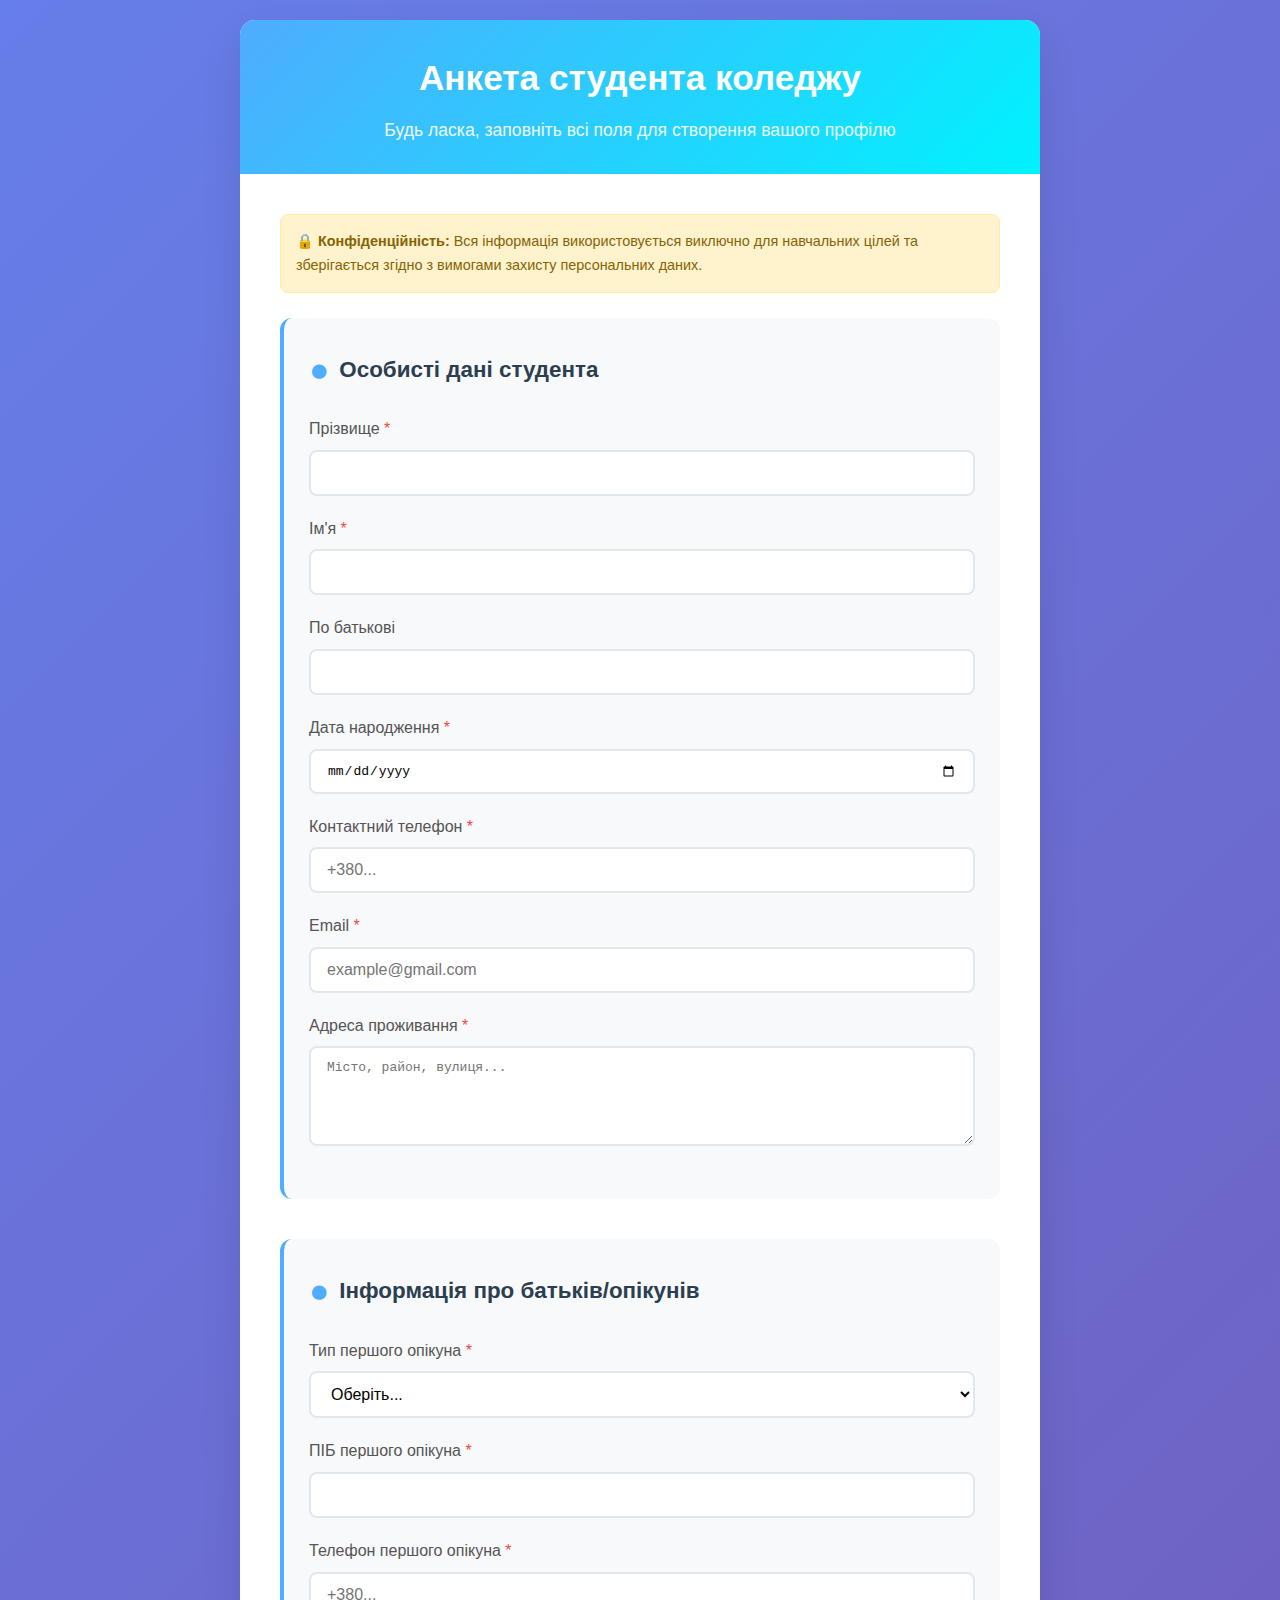
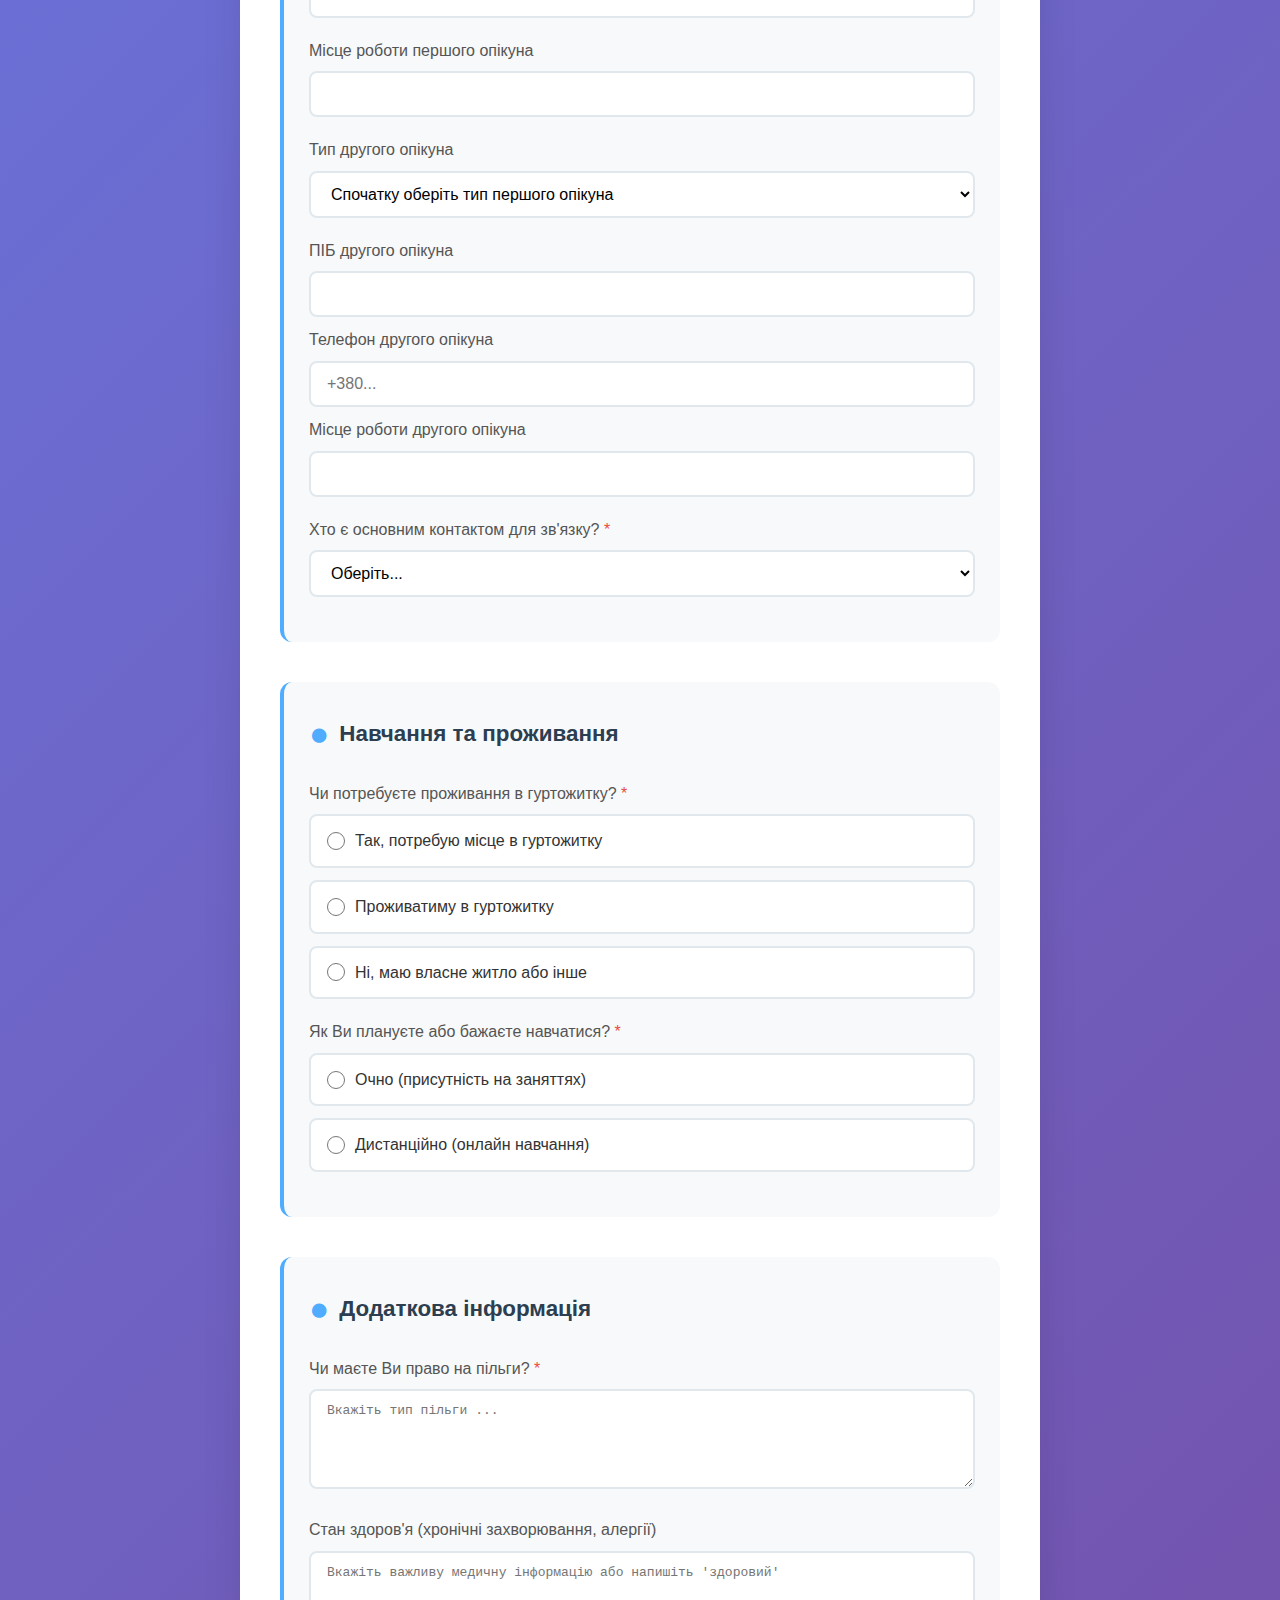
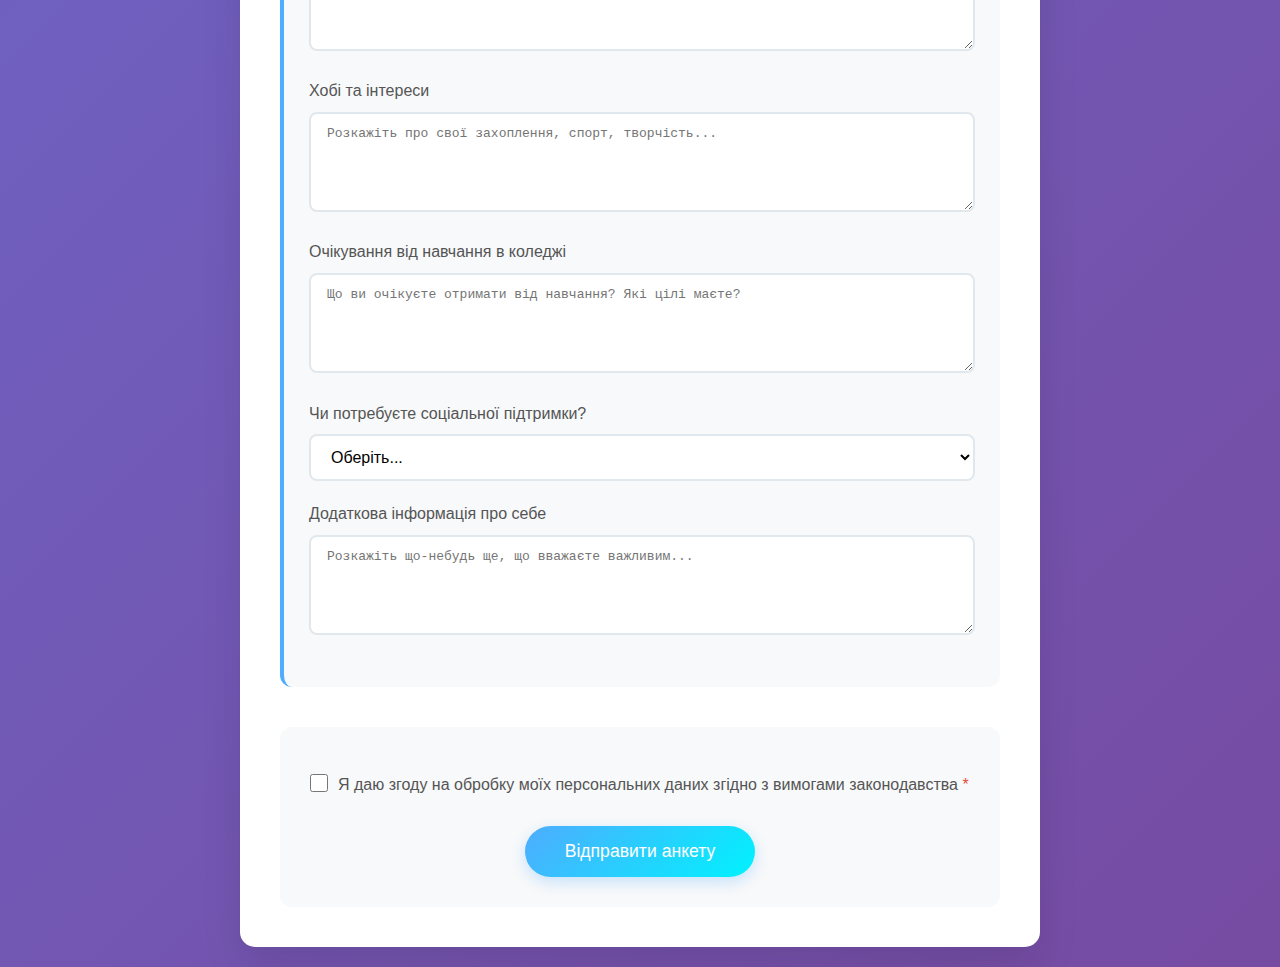
<file: index.html>
<!DOCTYPE html>
<html lang="uk">
<head>
    <meta charset="UTF-8">
    <meta name="viewport" content="width=device-width, initial-scale=1.0">
    <title>Анкета студента коледжу</title>
    <link rel="icon" href="data:image/svg+xml,<svg xmlns=%22http://www.w3.org/2000/svg%22 viewBox=%220 0 100 100%22><text y=%22.9em%22 font-size=%2290%22>📝</text></svg>">
    <link rel="stylesheet" type="text/css" href="style.css">
</head>
<body>
    <div class="container">
        <div class="header">
            <h1>Анкета студента коледжу</h1>
            <p>Будь ласка, заповніть всі поля для створення вашого профілю</p>
        </div>
        <div class="form-container">
            <div class="success-message" id="successMessage">
                ✅ <strong>Дякуємо!</strong> Ваша анкета успішно відправлена. Куратор зв'яжеться з вами найближчим часом.
            </div>
            
            <div class="error-message" id="errorMessage">
                ❌ <strong>Помилка!</strong> Не вдалося відправити анкету. Будь ласка, спробуйте ще раз або зв'яжіться з куратором безпосередньо.
            </div>
            
            <div class="privacy-note">
                <strong>🔒 Конфіденційність:</strong> Вся інформація використовується виключно для навчальних цілей та зберігається згідно з вимогами захисту персональних даних.
            </div>
            
            <!-- Netlify Forms вимагає data-netlify="true" атрибут -->
            <form name="student-form" method="POST" data-netlify="true" data-netlify-recaptcha="true" id="studentForm" action="/success.html">
                <!-- Приховане поле для Netlify -->
                <input type="hidden" name="form-name" value="student-form" />
                
                <!-- Особисті дані студента -->
                <div class="section">
                    <h2 class="section-title">Особисті дані студента</h2>
                    
                    <div class="form-group">
                        <label for="lastName">Прізвище <span class="required">*</span></label>
                        <input type="text" id="lastName" name="lastName" required>
                    </div>
                    
                    <div class="form-group">
                        <label for="firstName">Ім'я <span class="required">*</span></label>
                        <input type="text" id="firstName" name="firstName" required>
                    </div>
                    
                    <div class="form-group">
                        <label for="middleName">По батькові</label>
                        <input type="text" id="middleName" name="middleName">
                    </div>
                    
                    <div class="form-group">
                        <label for="birthDate">Дата народження <span class="required">*</span></label>
                        <input type="date" id="birthDate" name="birthDate" required>
                    </div>
                    
                    <div class="form-group">
                        <label for="phone">Контактний телефон <span class="required">*</span></label>
                        <input type="tel" id="phone" name="phone" placeholder="+380..." required>
                    </div>
                    
                    <div class="form-group">
                        <label for="email">Email <span class="required">*</span></label>
                        <input type="email" id="email" name="email" placeholder="example@gmail.com" required>
                    </div>
                    
                    <div class="form-group">
                        <label for="address">Адреса проживання <span class="required">*</span></label>
                        <textarea id="address" name="address" placeholder="Місто, район, вулиця..." required></textarea>
                    </div>
                </div>
                
                <!-- Інформація про батьків/опікунів -->
                <div class="section">
                    <h2 class="section-title">Інформація про батьків/опікунів</h2>
                    
                    <!-- Перший опікун -->
                    <div class="form-group">
                        <label for="guardian1Type">Тип першого опікуна <span class="required">*</span></label>
                        <select id="guardian1Type" name="guardian1Type" required>
                            <option value="">Оберіть...</option>
                            <option value="mother">Мати</option>
                            <option value="father">Батько</option>
                            <option value="female_guardian">Опікунка (жінка)</option>
                            <option value="male_guardian">Опікун (чоловік)</option>
                        </select>
                    </div>
                    
                    <div class="form-group">
                        <label for="guardian1Name">ПІБ <span id="guardian1Label">першого опікуна</span> <span class="required">*</span></label>
                        <input type="text" id="guardian1Name" name="guardian1Name" required>
                    </div>
                    
                    <div class="form-group">
                        <label for="guardian1Phone">Телефон <span id="guardian1PhoneLabel">першого опікуна</span> <span class="required">*</span></label>
                        <input type="tel" id="guardian1Phone" name="guardian1Phone" placeholder="+380..." required>
                    </div>
                    
                    <div class="form-group">
                        <label for="guardian1Work">Місце роботи <span id="guardian1WorkLabel">першого опікуна</span></label>
                        <input type="text" id="guardian1Work" name="guardian1Work">
                    </div>
                    
                    <!-- Другий опікун -->
                    <div class="form-group">
                        <label for="guardian2Type">Тип другого опікуна</label>
                        <select id="guardian2Type" name="guardian2Type">
                            <option value="">Спочатку оберіть тип першого опікуна</option>
                        </select>
                    </div>
                    
                    <div class="form-group" id="guardian2Fields">
                        <label for="guardian2Name">ПІБ <span id="guardian2Label">другого опікуна</span></label>
                        <input type="text" id="guardian2Name" name="guardian2Name">
                        
                        <label for="guardian2Phone" style="margin-top: 10px; display: block;">Телефон <span id="guardian2PhoneLabel">другого опікуна</span></label>
                        <input type="tel" id="guardian2Phone" name="guardian2Phone" placeholder="+380...">
                        
                        <label for="guardian2Work" style="margin-top: 10px; display: block;">Місце роботи <span id="guardian2WorkLabel">другого опікуна</span></label>
                        <input type="text" id="guardian2Work" name="guardian2Work">
                    </div>
                    
                    <div class="form-group">
                        <label for="mainContact">Хто є основним контактом для зв'язку? <span class="required">*</span></label>
                        <select id="mainContact" name="mainContact" required>
                            <option value="">Оберіть...</option>
                            <option value="guardian1">Перший опікун</option>
                            <option value="guardian2">Другий опікун</option>
                            <option value="student">Студент (якщо повнолітній)</option>
                            <option value="other">Інший родич</option>
                        </select>
                    </div>
                </div>
                
                <!-- Навчання та проживання -->
                <div class="section">
                    <h2 class="section-title">Навчання та проживання</h2>
                    
                    <div class="form-group">
                        <label>Чи потребуєте проживання в гуртожитку? <span class="required">*</span></label>
                        <div class="radio-group">
                            <div class="radio-option">
                                <input type="radio" id="dormYes" name="dormitory" value="yes" required>
                                <label for="dormYes">Так, потребую місце в гуртожитку</label>
                            </div>
                            <div class="radio-option">
                                <input type="radio" id="dormYesDo" name="dormitory" value="yesDo" required>
                                <label for="dormYesDo">Проживатиму в гуртожитку</label>
                            </div>
                            <div class="radio-option">
                                <input type="radio" id="dormNo" name="dormitory" value="no" required>
                                <label for="dormNo">Ні, маю власне житло або інше</label>
                            </div>
                        </div>
                    </div>
                    
                    <div class="form-group">
                        <label>Як Ви плануєте або бажаєте навчатися? <span class="required">*</span></label>
                        <div class="radio-group">
                            <div class="radio-option">
                                <input type="radio" id="studyInPerson" name="studyMode" value="in-person" required>
                                <label for="studyInPerson">Очно (присутність на заняттях)</label>
                            </div>
                            <div class="radio-option">
                                <input type="radio" id="studyRemote" name="studyMode" value="remote" required>
                                <label for="studyRemote">Дистанційно (онлайн навчання)</label>
                            </div>
                        </div>
                    </div>
                </div>
                
                <!-- Додаткова інформація -->
                <div class="section">
                    <h2 class="section-title">Додаткова інформація</h2>
                    
                    <div class="form-group">
                        <label for="benefits">Чи маєте Ви право на пільги? <span class="required">*</label>
                        <textarea id="benefits" name="benefits" placeholder="Вкажіть тип пільги ..." required></textarea>
                    </div>
                    
                    <div class="form-group">
                        <label for="health">Стан здоров'я (хронічні захворювання, алергії)</label>
                        <textarea id="health" name="health" placeholder="Вкажіть важливу медичну інформацію або напишіть 'здоровий'"></textarea>
                    </div>
                    
                    <div class="form-group">
                        <label for="hobbies">Хобі та інтереси</label>
                        <textarea id="hobbies" name="hobbies" placeholder="Розкажіть про свої захоплення, спорт, творчість..."></textarea>
                    </div>
                    
                    <div class="form-group">
                        <label for="expectations">Очікування від навчання в коледжі</label>
                        <textarea id="expectations" name="expectations" placeholder="Що ви очікуєте отримати від навчання? Які цілі маєте?"></textarea>
                    </div>
                    
                    <div class="form-group">
                        <label for="support">Чи потребуєте соціальної підтримки?</label>
                        <select id="support" name="support">
                            <option value="">Оберіть...</option>
                            <option value="no">Ні</option>
                            <option value="financial">Фінансової допомоги</option>
                            <option value="housing">Допомоги з проживанням</option>
                            <option value="educational">Освітньої підтримки</option>
                            <option value="psychological">Психологічної підтримки</option>
                            <option value="other">Іншої допомоги</option>
                        </select>
                    </div>
                    
                    <div class="form-group">
                        <label for="additional">Додаткова інформація про себе</label>
                        <textarea id="additional" name="additional" placeholder="Розкажіть що-небудь ще, що вважаєте важливим..."></textarea>
                    </div>
                </div>
                
                <div class="submit-section">
                    <div class="checkbox-group">
                        <input type="checkbox" id="consent" name="consent" required>
                        <label for="consent">Я даю згоду на обробку моїх персональних даних згідно з вимогами законодавства <span class="required">*</span></label>
                    </div>
                    
                    <!-- Netlify reCAPTCHA -->
                    <div data-netlify-recaptcha="true" style="margin: 20px 0;"></div>
                    
                    <button type="submit" class="submit-btn" id="submitBtn">
                        Відправити анкету
                    </button>
                </div>
            </form>
        </div>
    </div>
    <script src="script.js"></script>
</body>
</html>
</file>
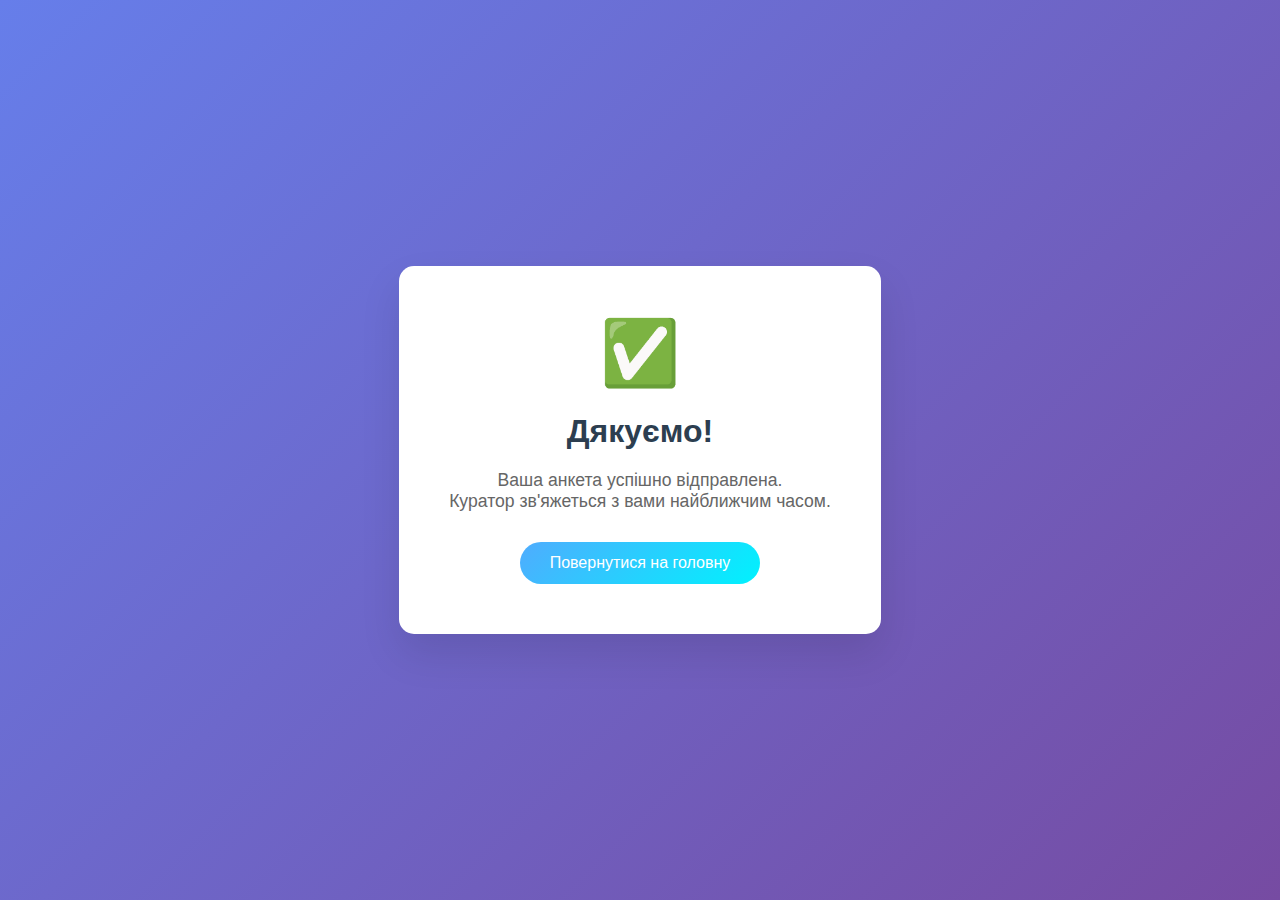
<file: success.html>
<!DOCTYPE html>
<html lang="uk">
<head>
    <meta charset="UTF-8">
    <meta name="viewport" content="width=device-width, initial-scale=1.0">
    <title>Дякуємо!</title>
    <style>
        body {
            font-family: 'Segoe UI', sans-serif;
            background: linear-gradient(135deg, #667eea 0%, #764ba2 100%);
            display: flex;
            justify-content: center;
            align-items: center;
            min-height: 100vh;
            margin: 0;
        }
        .container {
            background: white;
            padding: 50px;
            border-radius: 15px;
            text-align: center;
            box-shadow: 0 20px 40px rgba(0,0,0,0.1);
        }
        .success-icon {
            font-size: 4em;
            color: #28a745;
            margin-bottom: 20px;
        }
        h1 {
            color: #2c3e50;
            margin-bottom: 20px;
        }
        p {
            color: #666;
            font-size: 1.1em;
            margin-bottom: 30px;
        }
        .back-btn {
            background: linear-gradient(135deg, #4facfe 0%, #00f2fe 100%);
            color: white;
            padding: 12px 30px;
            border: none;
            border-radius: 25px;
            text-decoration: none;
            display: inline-block;
            transition: transform 0.3s;
        }
        .back-btn:hover {
            transform: translateY(-2px);
        }
    </style>
</head>
<body>
    <div class="container">
        <div class="success-icon">✅</div>
        <h1>Дякуємо!</h1>
        <p>Ваша анкета успішно відправлена.<br>Куратор зв'яжеться з вами найближчим часом.</p>
        <a href="/" class="back-btn">Повернутися на головну</a>
    </div>
</body>
</html>
</file>
<file: style.css>
* {
            margin: 0;
            padding: 0;
            box-sizing: border-box;
        }
        
        body {
            font-family: 'Segoe UI', Tahoma, Geneva, Verdana, sans-serif;
            line-height: 1.6;
            color: #333;
            background: linear-gradient(135deg, #667eea 0%, #764ba2 100%);
            min-height: 100vh;
            padding: 20px;
        }
        
        .container {
            max-width: 800px;
            margin: 0 auto;
            background: white;
            border-radius: 15px;
            box-shadow: 0 20px 40px rgba(0,0,0,0.1);
            overflow: hidden;
        }
        
        .header {
            background: linear-gradient(135deg, #4facfe 0%, #00f2fe 100%);
            color: white;
            padding: 30px;
            text-align: center;
        }
        
        .header h1 {
            font-size: 2.2em;
            margin-bottom: 10px;
            font-weight: 600;
        }
        
        .header p {
            font-size: 1.1em;
            opacity: 0.9;
        }
        
        .form-container {
            padding: 40px;
        }
        
        .section {
            margin-bottom: 40px;
            padding: 25px;
            background: #f8f9fa;
            border-radius: 12px;
            border-left: 4px solid #4facfe;
        }
        
        .section-title {
            font-size: 1.4em;
            font-weight: 600;
            color: #2c3e50;
            margin-bottom: 20px;
            display: flex;
            align-items: center;
            gap: 10px;
        }
        
        .section-title::before {
            content: "●";
            color: #4facfe;
            font-size: 1.5em;
        }
        
        .form-group {
            margin-bottom: 20px;
        }
        
        label {
            display: block;
            margin-bottom: 8px;
            font-weight: 500;
            color: #555;
            font-size: 1em;
        }
        
        .required {
            color: #e74c3c;
        }
        
        input[type="text"],
        input[type="email"],
        input[type="tel"],
        input[type="date"],
        textarea,
        select {
            width: 100%;
            padding: 12px 16px;
            border: 2px solid #e1e8ed;
            border-radius: 8px;
            font-size: 1em;
            transition: all 0.3s ease;
            background: white;
        }
        
        input:focus,
        textarea:focus,
        select:focus {
            outline: none;
            border-color: #4facfe;
            box-shadow: 0 0 0 3px rgba(79, 172, 254, 0.1);
        }
        
        textarea {
            resize: vertical;
            height: 100px;
        }
        
        .checkbox-group {
            display: flex;
            align-items: flex-start;
            gap: 10px;
            margin-top: 15px;
        }
        
        input[type="checkbox"] {
            width: 18px;
            height: 18px;
            accent-color: #4facfe;
            margin-top: 2px;
        }
        
        .radio-group {
            display: flex;
            flex-direction: column;
            gap: 12px;
            margin-top: 8px;
        }
        
        .radio-option {
            display: flex;
            align-items: center;
            gap: 10px;
            padding: 12px 16px;
            border: 2px solid #e1e8ed;
            border-radius: 8px;
            background: white;
            cursor: pointer;
            transition: all 0.3s ease;
        }
        
        .radio-option:hover {
            border-color: #4facfe;
            background: #f8fbff;
        }
        
        .radio-option.selected {
            border-color: #4facfe;
            background: #f0f8ff;
        }
        
        input[type="radio"] {
            width: 18px;
            height: 18px;
            accent-color: #4facfe;
            margin: 0;
        }
        
        .radio-option label {
            margin: 0;
            cursor: pointer;
            font-weight: 400;
            color: #333;
        }
        
        .submit-section {
            text-align: center;
            padding: 30px;
            background: #f8f9fa;
            border-radius: 12px;
            margin-top: 30px;
        }
        
        .submit-btn {
            background: linear-gradient(135deg, #4facfe 0%, #00f2fe 100%);
            color: white;
            border: none;
            padding: 15px 40px;
            font-size: 1.1em;
            border-radius: 50px;
            cursor: pointer;
            transition: all 0.3s ease;
            box-shadow: 0 5px 15px rgba(79, 172, 254, 0.3);
        }
        
        .submit-btn:hover {
            transform: translateY(-2px);
            box-shadow: 0 8px 25px rgba(79, 172, 254, 0.4);
        }
        
        .submit-btn:disabled {
            opacity: 0.7;
            cursor: not-allowed;
            transform: none;
        }
        
        .privacy-note {
            background: #fff3cd;
            border: 1px solid #ffeaa7;
            color: #856404;
            padding: 15px;
            border-radius: 8px;
            margin-bottom: 25px;
            font-size: 0.9em;
        }
        
        .success-message {
            background: #d4edda;
            border: 1px solid #c3e6cb;
            color: #155724;
            padding: 20px;
            border-radius: 8px;
            margin-bottom: 25px;
            text-align: center;
            display: none;
        }
        
        .error-message {
            background: #f8d7da;
            border: 1px solid #f5c6cb;
            color: #721c24;
            padding: 20px;
            border-radius: 8px;
            margin-bottom: 25px;
            text-align: center;
            display: none;
        }
        
        @media (max-width: 768px) {
            .form-container {
                padding: 20px;
            }
            
            .header {
                padding: 20px;
            }
            
            .header h1 {
                font-size: 1.8em;
            }
            
            .section {
                padding: 15px;
            }
            
            .radio-group {
                gap: 8px;
            }
            
            .radio-option {
                padding: 10px 12px;
            }
        }
</file>
